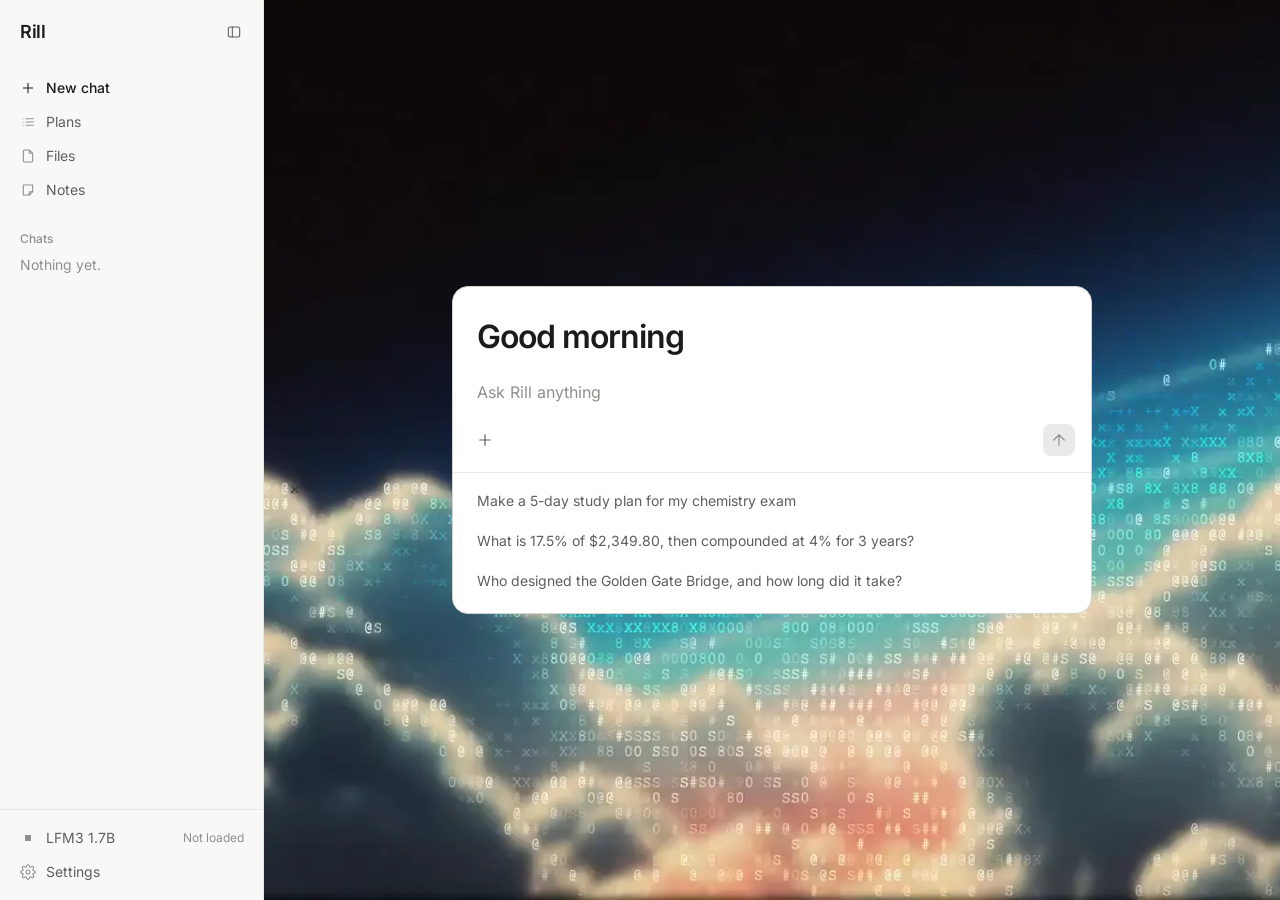
<file: index.html>
<!doctype html>
<html lang="en">
<head>
<meta charset="utf-8">
<meta name="viewport" content="width=device-width, initial-scale=1, viewport-fit=cover">
<meta http-equiv="Content-Security-Policy" content="default-src 'self'; script-src 'self' 'wasm-unsafe-eval'; worker-src 'self' blob:; connect-src 'self' https://huggingface.co https://*.huggingface.co https://*.hf.co https://*.wikipedia.org https://r.jina.ai; img-src 'self' data: blob:; style-src 'self'; font-src 'self'; frame-src 'self'; media-src 'self'; object-src 'none'; base-uri 'self'; form-action 'none'; require-trusted-types-for 'script'; trusted-types default">
<meta name="referrer" content="strict-origin-when-cross-origin">
<meta name="color-scheme" content="light dark">
<meta name="theme-color" content="#ffffff">
<meta name="description" content="A web based local assistant for everyday tasks and conversation">
<title>Rill</title>
<link rel="icon" href="data:,">
<link rel="preload" href="assets/fonts/inter-latin-wght-normal.woff2" as="font" type="font/woff2" crossorigin>
<link rel="stylesheet" href="css/rill.css">
<script src="js/trusted-types.js"></script>
<script src="js/theme.js"></script>
<script type="module" src="js/app.js"></script>
</head>
<body>
<div class="shell" id="shell" data-sidebar="open" data-panel="closed">
  <aside class="sidebar" id="sidebar" aria-label="Chats">
    <div class="sidebar-inner">
      <div class="brand">
        <span class="wordmark">Rill</span>
        <button class="icon-btn" id="toggleSidebar" type="button" aria-label="Hide sidebar" aria-controls="sidebar"><span class="i i-sidebar" aria-hidden="true"></span></button>
      </div>
      <nav class="nav" aria-label="Workspace">
        <button class="row row-new" id="newChat" type="button" title="New chat (Ctrl/⌘ K)"><span class="i i-plus" aria-hidden="true"></span><span class="label">New chat</span></button>
        <button class="row" id="navPlan" type="button"><span class="i i-list" aria-hidden="true"></span><span class="label">Plans</span><span class="count" id="countPlan"></span></button>
        <button class="row" id="navFiles" type="button"><span class="i i-file" aria-hidden="true"></span><span class="label">Files</span><span class="count" id="countFiles"></span></button>
        <button class="row" id="navNotes" type="button"><span class="i i-note" aria-hidden="true"></span><span class="label">Notes</span><span class="count" id="countNotes"></span></button>
      </nav>
      <nav class="chat-list" id="chatList" aria-label="Chats"></nav>
      <div class="sidebar-foot">
        <button class="row" id="statusPill" type="button" data-state="idle" aria-live="polite"><span class="sq" aria-hidden="true"></span><span class="label">LFM3 1.7B</span><span class="count" id="statusText">Not loaded</span></button>
        <button class="row" id="openSettings" type="button"><span class="i i-gear" aria-hidden="true"></span><span class="label">Settings</span></button>
      </div>
    </div>
  </aside>
  <div class="scrim" id="scrim" hidden></div>

  <main class="main" id="main">
    <div class="backdrop" aria-hidden="true"><video id="bgVideo" muted loop playsinline preload="none" tabindex="-1"></video></div>
    <button class="corner corner-left" id="openSidebar" type="button" aria-label="Show sidebar" aria-controls="sidebar"><span class="i i-sidebar" aria-hidden="true"></span></button>

    <div class="column">
      <h1 class="sr-only" id="chatTitle">New chat</h1>

      <section class="thread" id="thread" aria-label="Conversation">
        <div class="thread-inner" id="threadInner" role="log" aria-live="polite" aria-relevant="additions"></div>
      </section>

      <div class="composer-wrap">
        <form class="composer" id="composer" autocomplete="off">
          <div class="greeting" id="greeting"></div>
          <div class="attachments" id="attachments" aria-label="Attached files"></div>
          <textarea id="input" rows="1" placeholder="Ask Rill anything" aria-label="Message Rill" maxlength="20000"></textarea>
          <div class="composer-bar">
            <label class="icon-btn attach" title="Attach PDF, text or code">
              <span class="i i-plus" aria-hidden="true"></span><span class="sr-only">Attach files</span>
              <input type="file" id="fileInput" multiple hidden>
            </label>
            <span class="spacer"></span>
            <span class="composer-note" id="composerNote"></span>
            <button class="send" id="send" type="submit" aria-label="Send"><span class="i i-up" aria-hidden="true"></span></button>
          </div>
          <div class="starters" id="starters"></div>
        </form>
      </div>
    </div>
  </main>

  <aside class="panel" id="panel" aria-label="Workspace">
    <div class="panel-inner">
      <div class="tabs" role="tablist">
        <button role="tab" class="tab" id="tab-plan" aria-selected="true" aria-controls="pane-plan" type="button">Plan</button>
        <button role="tab" class="tab" id="tab-files" aria-selected="false" aria-controls="pane-files" type="button">Files</button>
        <button role="tab" class="tab" id="tab-notes" aria-selected="false" aria-controls="pane-notes" type="button">Notes</button>
        <span class="spacer"></span>
        <button class="icon-btn" id="closePanel" type="button" aria-label="Close panel"><span class="i i-x" aria-hidden="true"></span></button>
      </div>
      <div class="pane" id="pane-plan" role="tabpanel" aria-labelledby="tab-plan"></div>
      <div class="pane" id="pane-files" role="tabpanel" aria-labelledby="tab-files" hidden></div>
      <div class="pane" id="pane-notes" role="tabpanel" aria-labelledby="tab-notes" hidden></div>
    </div>
  </aside>
</div>

<div class="dropzone" id="dropzone" hidden><div class="dropzone-card">Drop files to attach</div></div>

<dialog class="dialog" id="settings" aria-labelledby="settingsTitle">
  <form method="dialog" class="dialog-body" id="settingsForm">
    <h2 id="settingsTitle">Settings</h2>
    <label class="field"><span>Your name</span><input name="name" maxlength="40" placeholder="Optional. Used in the greeting."></label>
    <label class="switch"><span><b>Run plans automatically</b><small>Start a plan as soon as it is made and keep going until it is done.</small></span><input type="checkbox" name="autoRun"><span class="track" aria-hidden="true"></span></label>
    <label class="switch"><span><b>Think first</b><small>Reason before answering. Slower, sometimes better on hard questions.</small></span><input type="checkbox" name="thinking"><span class="track" aria-hidden="true"></span></label>
    <label class="switch"><span><b>Read any web page</b><small>Uses r.jina.ai. The URLs Rill reads are sent to that service.</small></span><input type="checkbox" name="webReader"><span class="track" aria-hidden="true"></span></label>
    <label class="field"><span>Theme</span>
      <select name="theme"><option value="light">Light</option><option value="dark">Dark</option><option value="system">Match system</option></select>
    </label>
    <label class="field"><span>Compute</span>
      <select name="device"><option value="auto">Automatic (WebGPU when available)</option><option value="webgpu">WebGPU</option><option value="wasm">CPU (slow)</option></select>
    </label>
    <p class="fine">Chats, files, plans and notes are stored in this browser only.</p>
    <div class="dialog-actions">
      <button class="btn btn-danger" id="clearData" type="button">Erase all data</button>
      <span class="spacer"></span>
      <button class="btn btn-primary" value="save" type="submit">Done</button>
    </div>
  </form>
</dialog>

<div class="toasts" id="toasts" role="status" aria-live="polite"></div>
</body>
</html>
</file>
<file: css/rill.css>
/* Rill. Flat surfaces, one typeface, one accent. The artwork carries the colour. */

@font-face { font-family: 'Inter'; src: url('../assets/fonts/inter-latin-wght-normal.woff2') format('woff2'); font-weight: 100 900; font-style: normal; font-display: swap; }
@font-face { font-family: 'Inter'; src: url('../assets/fonts/inter-latin-wght-italic.woff2') format('woff2'); font-weight: 100 900; font-style: italic; font-display: swap; }

:root {
  color-scheme: light;
  /* Paper white and neutral greys. The artwork is the only colour. */
  --bg: #ffffff;
  --side: #f8f8f7;
  --surface: #f3f3f2;
  --raised: #eaeae8;
  --hover: #efefed;
  --line: #e7e7e4;
  --line-strong: #d3d3cf;
  --text: #1b1b1a;
  --muted: #5e5e5b;
  --faint: #8f8f8b;
  /* The single accent: the orange of the sunset band. Used for live state only. */
  --accent: #e0623c;
  --danger: #c4402f;
  --scrim: rgb(0 0 0 / .3);
  /* Type scale: five sizes, each with one job. */
  --t-meta: 12px;    /* counts, times, labels */
  --t-ui: 14px;      /* controls and lists */
  --t-read: 16px;    /* messages and the input */
  --t-title: 18px;   /* titles of plans, dialogs, headings */
  --t-display: 32px; /* the greeting */
  --font: 'Inter', ui-sans-serif, system-ui, -apple-system, 'Segoe UI', sans-serif;
  --mono: ui-monospace, 'SF Mono', 'JetBrains Mono', Menlo, Consolas, monospace;
  --ease: cubic-bezier(.2, .7, .2, 1);
  --fast: 120ms;
  --med: 220ms;
  --sidebar: 264px;
  --panel: 360px;
  --read: 720px;
}

:root[data-theme="dark"] {
  color-scheme: dark;
  --bg: #212121;
  --side: #181818;
  --surface: #2a2a2a;
  --raised: #343434;
  --hover: #2c2c2c;
  --line: #303030;
  --line-strong: #474747;
  --text: #ececec;
  --muted: #b2b2b2;
  --faint: #878787;
  --accent: #f9a593;
  --danger: #f08d8d;
  --scrim: rgb(0 0 0 / .55);
}

*, *::before, *::after { box-sizing: border-box; }
html, body { height: 100%; }
body { margin: 0; background: var(--bg); color: var(--text); font: 400 var(--t-ui)/1.45 var(--font); font-feature-settings: 'cv11', 'ss03'; -webkit-font-smoothing: antialiased; text-rendering: optimizeLegibility; overflow: hidden; }
button, input, select, textarea { font: inherit; color: inherit; }
button { background: none; border: 0; padding: 0; cursor: pointer; text-align: left; }
h1, h2, h3, h4, p { margin: 0; }
[hidden] { display: none !important; }
.sr-only { position: absolute; width: 1px; height: 1px; overflow: hidden; clip-path: inset(50%); white-space: nowrap; }
.spacer { flex: 1; }
:focus-visible { outline: 1.5px solid var(--accent); outline-offset: 1px; border-radius: 6px; }
::selection { background: color-mix(in srgb, var(--accent) 28%, transparent); }
* { scrollbar-width: thin; scrollbar-color: var(--line-strong) transparent; }

/* ---------- Icons (CSS masks, no requests) ---------- */
.i { display: inline-block; width: 16px; height: 16px; flex: none; background: currentColor; -webkit-mask: var(--m) center / contain no-repeat; mask: var(--m) center / contain no-repeat; }
.i-plus { --m: url("data:image/svg+xml,%3Csvg xmlns='http://www.w3.org/2000/svg' viewBox='0 0 24 24' fill='none' stroke='black' stroke-width='1.6' stroke-linecap='round'%3E%3Cpath d='M12 5v14M5 12h14'/%3E%3C/svg%3E"); }
.i-gear { --m: url("data:image/svg+xml,%3Csvg xmlns='http://www.w3.org/2000/svg' viewBox='0 0 24 24' fill='none' stroke='black' stroke-width='1.6' stroke-linecap='round' stroke-linejoin='round'%3E%3Ccircle cx='12' cy='12' r='3'/%3E%3Cpath d='M19.4 15a1.7 1.7 0 0 0 .3 1.8l.1.1a2 2 0 1 1-2.8 2.8l-.1-.1a1.7 1.7 0 0 0-1.8-.3 1.7 1.7 0 0 0-1 1.5V21a2 2 0 1 1-4 0v-.1a1.7 1.7 0 0 0-1.1-1.5 1.7 1.7 0 0 0-1.8.3l-.1.1a2 2 0 1 1-2.8-2.8l.1-.1a1.7 1.7 0 0 0 .3-1.8 1.7 1.7 0 0 0-1.5-1H3a2 2 0 1 1 0-4h.1a1.7 1.7 0 0 0 1.5-1.1 1.7 1.7 0 0 0-.3-1.8l-.1-.1a2 2 0 1 1 2.8-2.8l.1.1a1.7 1.7 0 0 0 1.8.3H9a1.7 1.7 0 0 0 1-1.5V3a2 2 0 1 1 4 0v.1a1.7 1.7 0 0 0 1 1.5 1.7 1.7 0 0 0 1.8-.3l.1-.1a2 2 0 1 1 2.8 2.8l-.1.1a1.7 1.7 0 0 0-.3 1.8V9a1.7 1.7 0 0 0 1.5 1H21a2 2 0 1 1 0 4h-.1a1.7 1.7 0 0 0-1.5 1z'/%3E%3C/svg%3E"); }
.i-menu { --m: url("data:image/svg+xml,%3Csvg xmlns='http://www.w3.org/2000/svg' viewBox='0 0 24 24' fill='none' stroke='black' stroke-width='1.6' stroke-linecap='round'%3E%3Cpath d='M4 7h16M4 12h10M4 17h16'/%3E%3C/svg%3E"); }
.i-panel { --m: url("data:image/svg+xml,%3Csvg xmlns='http://www.w3.org/2000/svg' viewBox='0 0 24 24' fill='none' stroke='black' stroke-width='1.6' stroke-linecap='round' stroke-linejoin='round'%3E%3Crect x='3' y='4' width='18' height='16' rx='3'/%3E%3Cpath d='M15 4v16'/%3E%3C/svg%3E"); }
.i-clip { --m: url("data:image/svg+xml,%3Csvg xmlns='http://www.w3.org/2000/svg' viewBox='0 0 24 24' fill='none' stroke='black' stroke-width='1.6' stroke-linecap='round' stroke-linejoin='round'%3E%3Cpath d='M21 11.5l-8.6 8.6a5 5 0 0 1-7.1-7.1l8.6-8.6a3.3 3.3 0 0 1 4.7 4.7L10 17.7a1.7 1.7 0 0 1-2.4-2.4l8-8'/%3E%3C/svg%3E"); }
.i-up { --m: url("data:image/svg+xml,%3Csvg xmlns='http://www.w3.org/2000/svg' viewBox='0 0 24 24' fill='none' stroke='black' stroke-width='1.6' stroke-linecap='round' stroke-linejoin='round'%3E%3Cpath d='M12 19V5M5 12l7-7 7 7'/%3E%3C/svg%3E"); }
.i-stop { --m: url("data:image/svg+xml,%3Csvg xmlns='http://www.w3.org/2000/svg' viewBox='0 0 24 24'%3E%3Crect x='6' y='6' width='12' height='12' rx='2.5'/%3E%3C/svg%3E"); }
.i-x { --m: url("data:image/svg+xml,%3Csvg xmlns='http://www.w3.org/2000/svg' viewBox='0 0 24 24' fill='none' stroke='black' stroke-width='1.6' stroke-linecap='round'%3E%3Cpath d='M6 6l12 12M18 6L6 18'/%3E%3C/svg%3E"); }
.i-check { --m: url("data:image/svg+xml,%3Csvg xmlns='http://www.w3.org/2000/svg' viewBox='0 0 24 24' fill='none' stroke='black' stroke-width='1.6' stroke-linecap='round' stroke-linejoin='round'%3E%3Cpath d='M5 12.5l4.5 4.5L19 7.5'/%3E%3C/svg%3E"); }
.i-file { --m: url("data:image/svg+xml,%3Csvg xmlns='http://www.w3.org/2000/svg' viewBox='0 0 24 24' fill='none' stroke='black' stroke-width='1.6' stroke-linejoin='round'%3E%3Cpath d='M14 3H7a2 2 0 0 0-2 2v14a2 2 0 0 0 2 2h10a2 2 0 0 0 2-2V8z'/%3E%3Cpath d='M14 3v5h5'/%3E%3C/svg%3E"); }
.i-play { --m: url("data:image/svg+xml,%3Csvg xmlns='http://www.w3.org/2000/svg' viewBox='0 0 24 24'%3E%3Cpath d='M8 5.5v13a1 1 0 0 0 1.5.9l10-6.5a1 1 0 0 0 0-1.7l-10-6.5A1 1 0 0 0 8 5.5z'/%3E%3C/svg%3E"); }
.i-pause { --m: url("data:image/svg+xml,%3Csvg xmlns='http://www.w3.org/2000/svg' viewBox='0 0 24 24'%3E%3Crect x='6' y='5' width='4' height='14' rx='1.2'/%3E%3Crect x='14' y='5' width='4' height='14' rx='1.2'/%3E%3C/svg%3E"); }
.i-trash { --m: url("data:image/svg+xml,%3Csvg xmlns='http://www.w3.org/2000/svg' viewBox='0 0 24 24' fill='none' stroke='black' stroke-width='1.6' stroke-linecap='round' stroke-linejoin='round'%3E%3Cpath d='M4 7h16M10 11v6M14 11v6M6 7l1 12a2 2 0 0 0 2 2h6a2 2 0 0 0 2-2l1-12M9 7V4h6v3'/%3E%3C/svg%3E"); }
.i-spark { --m: url("data:image/svg+xml,%3Csvg xmlns='http://www.w3.org/2000/svg' viewBox='0 0 24 24'%3E%3Cpath d='M12 2l1.9 6.1L20 10l-6.1 1.9L12 18l-1.9-6.1L4 10l6.1-1.9z'/%3E%3C/svg%3E"); }
.i-sidebar { --m: url("data:image/svg+xml,%3Csvg xmlns='http://www.w3.org/2000/svg' viewBox='0 0 24 24' fill='none' stroke='black' stroke-width='1.6' stroke-linecap='round' stroke-linejoin='round'%3E%3Crect x='3.5' y='4.5' width='17' height='15' rx='3'/%3E%3Cpath d='M9.5 4.5v15'/%3E%3C/svg%3E"); }
.i-list { --m: url("data:image/svg+xml,%3Csvg xmlns='http://www.w3.org/2000/svg' viewBox='0 0 24 24' fill='none' stroke='black' stroke-width='1.6' stroke-linecap='round' stroke-linejoin='round'%3E%3Cpath d='M9 7h11M9 12h11M9 17h11M4.5 7h.01M4.5 12h.01M4.5 17h.01'/%3E%3C/svg%3E"); }
.i-note { --m: url("data:image/svg+xml,%3Csvg xmlns='http://www.w3.org/2000/svg' viewBox='0 0 24 24' fill='none' stroke='black' stroke-width='1.6' stroke-linecap='round' stroke-linejoin='round'%3E%3Cpath d='M5 4.5h14v10l-5 5H5z'/%3E%3Cpath d='M14 19.5v-5h5'/%3E%3C/svg%3E"); }
.i-copy { --m: url("data:image/svg+xml,%3Csvg xmlns='http://www.w3.org/2000/svg' viewBox='0 0 24 24' fill='none' stroke='black' stroke-width='1.6' stroke-linejoin='round'%3E%3Crect x='8.5' y='8.5' width='11' height='11' rx='2.5'/%3E%3Cpath d='M15.5 5.5v-.5a2 2 0 0 0-2-2h-8.5a2 2 0 0 0-2 2v8.5a2 2 0 0 0 2 2h.5'/%3E%3C/svg%3E"); }

/* ---------- Shell ---------- */
.shell { display: grid; grid-template-columns: var(--sidebar) minmax(0, 1fr) 0; height: 100dvh; transition: grid-template-columns var(--med) var(--ease); }
.shell[data-sidebar="closed"] { grid-template-columns: 0 minmax(0, 1fr) 0; }
.shell[data-panel="open"] { grid-template-columns: var(--sidebar) minmax(0, 1fr) var(--panel); }
.shell[data-sidebar="closed"][data-panel="open"] { grid-template-columns: 0 minmax(0, 1fr) var(--panel); }
.sidebar, .panel { overflow: hidden; background: var(--side); min-width: 0; }
.panel { background: var(--bg); }
.sidebar { grid-column: 1; border-right: 1px solid var(--line); }
.main { grid-column: 2; }
.panel { grid-column: 3; border-left: 1px solid var(--line); }
.shell[data-sidebar="closed"] .sidebar { border-right-color: transparent; }
.shell:not([data-panel="open"]) .panel { border-left-color: transparent; }
.sidebar-inner { width: var(--sidebar); height: 100%; display: flex; flex-direction: column; padding: 16px 12px 12px; gap: 24px; }
.panel-inner { width: var(--panel); height: 100%; display: flex; flex-direction: column; }
.scrim { display: none; }

/* ---------- Sidebar ---------- */
.brand { display: flex; align-items: center; height: 32px; padding: 0 2px 0 8px; }

.wordmark { font-size: var(--t-title); font-weight: 600; letter-spacing: -.02em; flex: 1; }
.nav, .chat-list, .sidebar-foot { display: flex; flex-direction: column; gap: 2px; }
.chat-list { flex: 1; overflow-y: auto; margin: 0 -4px; padding: 0 4px; }
.row { display: flex; align-items: center; gap: 10px; width: 100%; height: 32px; padding: 0 8px; border-radius: 8px; color: var(--muted); transition: background var(--fast), color var(--fast); }
.row .i { color: var(--faint); transition: color var(--fast); }
.row .label { flex: 1; min-width: 0; overflow: hidden; text-overflow: ellipsis; white-space: nowrap; }
.row .count { color: var(--faint); font-size: var(--t-meta); font-variant-numeric: tabular-nums; }
.row:hover { background: var(--hover); color: var(--text); }
.row[aria-current="page"] { background: var(--raised); color: var(--text); }
.row:hover .i { color: var(--muted); }
.row-new { color: var(--text); font-weight: 500; }
.row-new .i { color: var(--text); }
.chat-group { padding: 16px 8px 6px; color: var(--faint); font-size: var(--t-meta); font-weight: 500; }
.chat-group:first-child { padding-top: 0; }
.chat-item { position: relative; }
.chat-item .del { position: absolute; right: 4px; top: 4px; width: 24px; height: 24px; display: grid; place-items: center; border-radius: 6px; color: var(--faint); opacity: 0; transition: opacity var(--fast), color var(--fast), background var(--fast); }
.chat-item .del .i { width: 14px; height: 14px; color: inherit; }
.chat-item:hover .del, .chat-item .del:focus-visible { opacity: 1; }
.chat-item .del:hover { color: var(--danger); background: var(--raised); }
.chat-item:hover .count, .chat-item:focus-within .count { visibility: hidden; }
.chat-item .count.running { color: var(--accent); }
.list-empty { padding: 0 8px; color: var(--faint); }
.sidebar-foot { border-top: 1px solid var(--line); margin: 0 -12px; padding: 12px 12px 0; }

/* State square: the only place the accent appears at rest. */
.sq { width: 6px; height: 6px; margin: 0 5px; flex: none; background: var(--faint); transition: background var(--med); }
[data-state="ready"] .sq { background: var(--text); }
[data-state="loading"] .sq, [data-state="busy"] .sq, .sq.live { background: var(--accent); animation: blink 1.2s var(--ease) infinite; }
[data-state="error"] .sq { background: var(--danger); }

.icon-btn { display: inline-grid; place-items: center; width: 32px; height: 32px; border-radius: 8px; color: var(--muted); cursor: pointer; flex: none; transition: background var(--fast), color var(--fast); }
.icon-btn:hover { background: var(--hover); color: var(--text); }

/* ---------- Main ---------- */
.main { position: relative; min-width: 0; height: 100dvh; container-type: inline-size; overflow: hidden; }
.backdrop { position: absolute; inset: 0; background: #0a0e1c url('../assets/home-light.webp') center / cover no-repeat; pointer-events: none; transition: opacity var(--med) var(--ease); }
:root[data-theme="dark"] .backdrop { --bg-x: 100%; background-color: #05060c; background-image: url('../assets/home-dark.webp'); background-position: 100% 50%; } /* keep the lighthouse in frame */
.backdrop video { display: block; width: 100%; height: 100%; object-fit: cover; object-position: var(--bg-x, 50%) 50%; opacity: 0; transition: opacity var(--med) var(--ease); }
.backdrop video.playing { opacity: 1; }
body.focus .backdrop { opacity: 0; }
.corner { position: absolute; top: 16px; z-index: 3; display: grid; place-items: center; width: 32px; height: 32px; border-radius: 8px; background: var(--bg); border: 1px solid var(--line); color: var(--muted); transition: color var(--fast), border-color var(--fast), opacity var(--med), visibility var(--med); }
.corner:hover { color: var(--text); border-color: var(--line-strong); }
.corner-left { left: 16px; }
.shell[data-sidebar="open"] .corner-left { opacity: 0; visibility: hidden; }

/* The reading column. The artwork is for the home screen; a chat is plain paper. */
.column { position: relative; z-index: 1; display: flex; flex-direction: column; width: min(100%, calc(var(--read) + 96px)); height: 100%; margin: 0 auto; }
body.focus .main { background: var(--bg); }
.thread { flex: 1; overflow-y: auto; min-height: 0; }
.thread-inner { display: flex; flex-direction: column; gap: 24px; padding: 64px 48px 32px; }
.composer-wrap { flex: none; padding: 0 48px 24px; }

/* Home: one block. The greeting is the only large text on the page. */
body:not(.focus) .column { justify-content: center; }
body:not(.focus) .thread { display: none; }
body:not(.focus) .composer-wrap { width: min(100%, 688px); margin-inline: auto; padding: 0 24px; }
.greeting { padding: 32px 24px 8px; }
body.focus .greeting { display: none; }
.welcome { animation: fade var(--med) var(--ease) both; }
.welcome h2 { font-size: var(--t-display); line-height: 1.15; font-weight: 600; letter-spacing: -.03em; }
.model-line { display: flex; align-items: center; flex-wrap: wrap; gap: 8px; color: var(--muted); }
.welcome .model-line { margin-top: 12px; }
.model-line .sq { margin: 0 2px 0 0; }
.model-line b { font-weight: 500; color: var(--text); }
.model-line .dim { font-size: var(--t-meta); color: var(--faint); font-variant-numeric: tabular-nums; }
.model-line.warn .sq { background: var(--danger); }
.link { color: var(--text); font-weight: 500; text-decoration: underline; text-decoration-color: var(--faint); text-underline-offset: 3px; transition: text-decoration-color var(--fast); }
.link:hover { text-decoration-color: currentColor; }

/* ---------- Composer ---------- */
.composer { display: flex; flex-direction: column; background: var(--bg); border: 1px solid var(--line); border-radius: 16px; transition: border-color var(--fast); }
.composer:focus-within { border-color: var(--line-strong); }
.composer textarea { display: block; width: 100%; min-height: 48px; max-height: 224px; padding: 16px 16px 4px; background: none; border: 0; outline: 0; resize: none; font-size: var(--t-read); line-height: 1.5; }
body:not(.focus) .composer textarea { padding: 16px 24px 8px; min-height: 56px; }
.composer textarea::placeholder { color: var(--faint); }
.composer-bar { display: flex; align-items: center; gap: 8px; padding: 4px 12px 12px; }
body:not(.focus) .composer-bar { padding: 4px 16px 16px; }
.composer-bar .i { width: 18px; height: 18px; }
.composer-note { color: var(--faint); font-size: var(--t-meta); font-variant-numeric: tabular-nums; }
.send { display: grid; place-items: center; width: 32px; height: 32px; border-radius: 8px; background: var(--text); color: var(--bg); transition: background var(--fast), color var(--fast), opacity var(--fast), transform var(--fast); }
.send:hover { opacity: .85; }
.send:active { transform: scale(.94); }
.send:disabled { background: var(--raised); color: var(--faint); cursor: default; transform: none; opacity: 1; }
.attachments { display: flex; flex-wrap: wrap; gap: 8px; padding: 16px 16px 0; }
.attachments:empty { display: none; }
.file-chip { display: inline-flex; align-items: center; gap: 6px; max-width: 260px; height: 28px; padding: 0 8px; border: 1px solid var(--line); border-radius: 8px; font-size: var(--t-meta); color: var(--muted); transition: opacity var(--med); }
.file-chip .i { width: 13px; height: 13px; color: var(--faint); }
.file-chip .name { overflow: hidden; text-overflow: ellipsis; white-space: nowrap; }
.file-chip .meta { color: var(--faint); font-variant-numeric: tabular-nums; white-space: nowrap; }
.file-chip button { display: grid; place-items: center; color: var(--faint); border-radius: 4px; transition: color var(--fast); }
.file-chip button:hover { color: var(--text); }
.file-chip.loading { opacity: .6; }
.starters { display: none; flex-direction: column; border-top: 1px solid var(--line); padding: 8px 12px 12px; }
body:not(.focus) .composer:not(.has-text) .starters { display: flex; }
.starter { display: flex; align-items: center; height: 40px; padding: 0 12px; border-radius: 8px; color: var(--muted); transition: background var(--fast), color var(--fast); }
.starter span:first-child { flex: 1; min-width: 0; overflow: hidden; text-overflow: ellipsis; white-space: nowrap; }
.starter:hover { background: var(--hover); color: var(--text); }

/* ---------- Messages ---------- */
.msg, .tool, .plan-card { animation: rise var(--med) var(--ease) both; }
.msg-user { align-self: flex-end; max-width: 80%; display: flex; flex-direction: column; align-items: flex-end; gap: 8px; }
.msg-user .bubble { padding: 10px 16px; background: var(--surface); border-radius: 16px; font-size: var(--t-read); line-height: 1.5; white-space: pre-wrap; overflow-wrap: anywhere; }
.msg-files { display: flex; flex-wrap: wrap; gap: 6px; justify-content: flex-end; }
.msg-assistant { min-width: 0; }
.msg-assistant:has(.body:empty):not(:has(.thinking:not([hidden]))) { display: none; }
.msg-assistant { position: relative; }
.msg-meta { position: absolute; top: 100%; left: -6px; display: flex; align-items: center; gap: 8px; height: 28px; margin-top: 2px; font-size: var(--t-meta); color: var(--faint); }
.msg-assistant:last-child { margin-bottom: 24px; }
/* Keep the copy row clear of whatever follows (tool rows pull up by 12px). */
.msg-assistant:has(> .msg-meta:not(:empty)):not(:last-child) { margin-bottom: 8px; }
.msg-assistant:has(> .msg-meta:not(:empty)) + .tool { margin-top: 0; }
.msg-meta:empty { display: none; }
/* Copy stays out of the way until the reply is hovered or focused. */
.copy-btn { display: grid; place-items: center; width: 28px; height: 28px; border-radius: 6px; color: var(--faint); opacity: 0; transition: opacity var(--fast), color var(--fast), background var(--fast); }
.copy-btn .i { width: 15px; height: 15px; }
.copy-btn:hover { color: var(--text); background: var(--hover); }
.copy-btn.done { color: var(--text); }
.msg-assistant:hover .copy-btn, .md-pre:hover .copy-btn, .copy-btn:focus-visible, .copy-btn.done { opacity: 1; }
@media (hover: none) { .copy-btn { opacity: 1; } }
.caret::after { content: ''; display: inline-block; width: 7px; height: 7px; margin-left: 5px; vertical-align: baseline; background: var(--accent); animation: blink 1.1s var(--ease) infinite; }
.typing { display: flex; align-items: center; height: 24px; }
.prefill { display: flex; align-items: center; gap: 8px; color: var(--muted); height: 24px; }
.prefill .dim { font-size: var(--t-meta); color: var(--faint); font-variant-numeric: tabular-nums; }

/* ---------- Loading mark: a small eddy (js/ui/rill-loader.js) ---------- */
.eddy { display: inline-grid; place-items: center; flex: none; width: var(--s); height: var(--s); vertical-align: middle; color: var(--accent); }
.eddy svg { width: 100%; height: 100%; overflow: visible; }
.eddy-turn { transform-origin: 12px 12px; animation: eddy-turn 3.2s linear infinite; animation-delay: var(--t-turn, 0ms); }
.eddy-arm { fill: none; stroke: currentColor; stroke-width: 2.2; stroke-linecap: round; stroke-dasharray: .8 1; animation: eddy-breathe 1.6s var(--ease) infinite; animation-delay: calc(var(--t-beat, 0ms) - var(--i) * 533ms); }
.eddy-core { fill: currentColor; transform-origin: 12px 12px; animation: eddy-core 1.6s var(--ease) infinite; animation-delay: var(--t-beat, 0ms); }
@keyframes eddy-turn { to { transform: rotate(360deg); } }
@keyframes eddy-breathe { 0%, 100% { stroke-dasharray: .28 1; opacity: .55; } 50% { stroke-dasharray: .92 1; opacity: 1; } }
@keyframes eddy-core { 0%, 100% { transform: scale(1); } 50% { transform: scale(.7); } }
.thinking { margin-bottom: 8px; color: var(--muted); }
.thinking summary, .tool summary, .step-result summary { cursor: pointer; list-style: none; }
.thinking summary::-webkit-details-marker, .tool summary::-webkit-details-marker, .step-result summary::-webkit-details-marker { display: none; }
.thinking summary { color: var(--faint); transition: color var(--fast); }
.thinking summary:hover { color: var(--text); }
.thought { margin-top: 6px; padding-left: 12px; border-left: 1px solid var(--line); white-space: pre-wrap; }

/* Tool calls: one quiet line, detail on demand. */
.tool { margin: -12px 0; }
.tool summary { display: flex; align-items: center; gap: 8px; height: 32px; color: var(--muted); border-radius: 6px; transition: color var(--fast); }
.tool summary:hover { color: var(--text); }
.tool .ti { display: grid; place-items: center; width: 14px; height: 14px; flex: none; color: var(--faint); }
.tool .ti .i { width: 13px; height: 13px; }
.tool .ti .eddy { display: none; }
.tool.running .ti .i { display: none; }
.tool.running .ti .eddy { display: inline-grid; }
.tool.error .ti { color: var(--danger); }
.tool-label { flex: none; }
.tool-arg { min-width: 0; overflow: hidden; text-overflow: ellipsis; white-space: nowrap; font: var(--t-meta) var(--mono); color: var(--faint); }
.tool-detail { margin: 4px 0 12px 6px; padding-left: 16px; border-left: 1px solid var(--line); animation: fade var(--med) var(--ease); }
.tool-detail .label { margin: 12px 0 4px; font-size: var(--t-meta); color: var(--faint); }
.tool-detail .label:first-child { margin-top: 4px; }
.tool-detail pre { margin: 0; font: 13px/1.55 var(--mono); color: var(--muted); white-space: pre-wrap; overflow-wrap: anywhere; max-height: 260px; overflow: auto; }
.sources { display: flex; flex-wrap: wrap; gap: 4px 16px; margin-top: 12px; font-size: var(--t-meta); }
.source, .md-link { color: var(--text); text-decoration: underline; text-decoration-color: var(--line-strong); text-underline-offset: 3px; transition: text-decoration-color var(--fast); }
.source:hover, .md-link:hover { text-decoration-color: var(--accent); }

/* ---------- Plans ---------- */
.plan-card { border: 1px solid var(--line); border-radius: 16px; padding: 20px 24px; }
.plan-card header, .plan-head { display: flex; align-items: baseline; gap: 12px; }
.plan-card h3, .plan-head h3 { flex: 1; min-width: 0; font-size: var(--t-title); font-weight: 600; letter-spacing: -.015em; line-height: 1.3; }
.plan-count { color: var(--faint); font-size: var(--t-meta); font-variant-numeric: tabular-nums; }
.plan-card .meta, .plan-goal { margin-top: 4px; color: var(--muted); }
.segs { display: flex; gap: 4px; margin: 16px 0; }
.segs i { flex: 1; height: 3px; background: var(--line); transition: background var(--med) var(--ease); }
.segs i.done { background: var(--text); }
.segs i.active { background: var(--accent); animation: blink 1.2s var(--ease) infinite; }
.actions, .plan-controls { display: flex; flex-wrap: wrap; gap: 8px; }
.actions:empty, .plan-controls:empty { display: none; }
.actions .btn-ghost:first-child { margin-left: -12px; }
.plan-card .segs:last-child, .plan-card .segs:has(+ .actions:empty) { margin-bottom: 2px; }
.btn { display: inline-flex; align-items: center; gap: 8px; height: 32px; padding: 0 12px; border-radius: 8px; font-weight: 500; white-space: nowrap; cursor: pointer; transition: background var(--fast), color var(--fast), border-color var(--fast), opacity var(--fast); }
.btn .i { width: 14px; height: 14px; }
.btn-primary { background: var(--text); color: var(--bg); }
.btn-primary:hover { opacity: .85; }
.btn-soft { background: var(--raised); color: var(--text); }
.btn-soft:hover { background: var(--line); }
.btn-ghost { color: var(--muted); }
.btn-ghost:hover { background: var(--hover); color: var(--text); }
.btn-danger { color: var(--danger); }
.btn-danger:hover { background: var(--hover); }
.btn:disabled { opacity: .45; cursor: default; }

/* ---------- Panel ---------- */
.tabs { display: flex; align-items: center; gap: 4px; height: 64px; padding: 0 12px 0 16px; flex: none; }
.tab { height: 32px; padding: 0 12px; border-radius: 8px; color: var(--faint); font-weight: 500; transition: background var(--fast), color var(--fast); }
.tab:hover { color: var(--text); }
.tab[aria-selected="true"] { color: var(--text); background: var(--raised); }
.pane { flex: 1; overflow-y: auto; padding: 8px 24px 24px; animation: fade var(--med) var(--ease); }
.pane .plan-controls { margin-bottom: 16px; }
.pane .segs { margin: 16px 0; }
.steps { list-style: none; margin: 0; padding: 0; display: flex; flex-direction: column; }
.step:first-child { border-top: 0; }
.step { display: grid; grid-template-columns: 16px minmax(0, 1fr); gap: 12px; padding: 12px 0; border-top: 1px solid var(--line); }
.step-dot { display: grid; place-items: center; width: 16px; height: 20px; color: var(--faint); }
.step-dot .i { display: none; width: 13px; height: 13px; }
.step-dot::before { content: ''; width: 6px; height: 6px; border: 1px solid var(--faint); }
.step.active .step-dot::before { display: none; }
.step.done .step-dot::before { display: none; }
.step.done .step-dot .i { display: block; animation: pop var(--med) var(--ease); }
.step-text .t { transition: color var(--med); }
.step.done .step-text .t { color: var(--muted); }
.step-text .meta, .card .meta { color: var(--faint); font-size: var(--t-meta); margin-top: 4px; }
.step-result { margin-top: 4px; }
.step-result summary { color: var(--faint); font-size: var(--t-meta); transition: color var(--fast); }
.step-result summary:hover { color: var(--text); }
.step-result .md { margin-top: 8px; font-size: var(--t-ui); color: var(--muted); }
.plan-picker { margin-top: 20px; padding-top: 14px; border-top: 1px solid var(--line); display: flex; flex-direction: column; gap: 2px; }
.plan-picker h4 { font-size: var(--t-meta); font-weight: 500; color: var(--faint); margin-bottom: 4px; }
.plan-picker .btn { justify-content: flex-start; margin-left: -12px; }
.empty { color: var(--muted); max-width: 34ch; line-height: 1.55; }
.empty .i { display: none; }
.list { display: flex; flex-direction: column; }
.card { padding: 12px 0; border-top: 1px solid var(--line); }
.card-head { display: flex; align-items: center; gap: 8px; min-height: 32px; }
.card-head > .i { color: var(--faint); }
.card-head .title { flex: 1; min-width: 0; font-weight: 500; overflow: hidden; text-overflow: ellipsis; white-space: nowrap; }
.card-head .icon-btn { width: 24px; height: 24px; opacity: 0; }
.card-head .icon-btn .i { width: 14px; height: 14px; }
.card:hover .icon-btn, .card .icon-btn:focus-visible { opacity: 1; }
.card .md { margin-top: 8px; font-size: var(--t-ui); color: var(--muted); }

/* ---------- Markdown ---------- */
.md { font-size: var(--t-read); line-height: 1.65; overflow-wrap: anywhere; }
.md > :first-child { margin-top: 0; }
.md > :last-child { margin-bottom: 0; }
.md p { margin: 0 0 .75em; }
.md-h { margin: 1.5em 0 .5em; font-size: var(--t-read); font-weight: 600; letter-spacing: -.01em; line-height: 1.35; }
h1.md-h, h2.md-h { font-size: var(--t-title); letter-spacing: -.015em; }
.md ul, .md ol { margin: 0 0 .75em; padding-left: 1.3em; }
.md li { margin: .2em 0; }
.md li::marker { color: var(--faint); }
.md-task { list-style: none; margin-left: -1.3em; display: flex; gap: 9px; align-items: baseline; }
.md-check { position: relative; top: 2px; flex: none; width: 14px; height: 14px; border: 1px solid var(--faint); border-radius: 4px; }
.md-task.done .md-check { background: var(--text); border-color: var(--text); }
.md-task.done .md-check::after { content: ''; position: absolute; inset: 0; background: var(--bg); -webkit-mask: var(--check) center / 11px no-repeat; mask: var(--check) center / 11px no-repeat; }
.md-task.done > span:last-child { color: var(--muted); }
.md-code { font: .86em var(--mono); padding: 1px 5px; background: var(--surface); border-radius: 4px; }
.md-pre { margin: 0 0 .9em; border: 1px solid var(--line); border-radius: 8px; overflow: hidden; }
.md-pre-bar { display: flex; justify-content: space-between; padding: 8px 12px; font-size: var(--t-meta); color: var(--faint); border-bottom: 1px solid var(--line); }
.md-pre-bar { align-items: center; padding: 4px 4px 4px 12px; }
.md-pre pre { margin: 0; padding: 12px; overflow-x: auto; font: 13px/1.55 var(--mono); }
.md blockquote { margin: 0 0 .75em; padding-left: 12px; border-left: 2px solid var(--line-strong); color: var(--muted); }
.md hr { border: 0; border-top: 1px solid var(--line); margin: 1.2em 0; }
.md-table-wrap { overflow-x: auto; margin-bottom: .9em; }
.md-table { border-collapse: collapse; font-size: var(--t-ui); font-variant-numeric: tabular-nums; }
.md-table th, .md-table td { padding: 8px 16px 8px 0; border-bottom: 1px solid var(--line); text-align: left; }
.md-table th { font-weight: 500; color: var(--muted); }

/* ---------- Dialog, drop zone, toasts ---------- */
.dialog { width: min(480px, calc(100vw - 32px)); padding: 0; background: var(--bg); color: var(--text); border: 1px solid var(--line-strong); border-radius: 16px; }
.dialog[open] { animation: rise var(--med) var(--ease); }
.dialog::backdrop { background: var(--scrim); animation: fade var(--med) var(--ease); }
.dialog-body { display: flex; flex-direction: column; gap: 20px; padding: 24px; }
.dialog h2 { font-size: var(--t-title); font-weight: 600; letter-spacing: -.015em; margin-bottom: 4px; }
.field { display: flex; flex-direction: column; gap: 8px; }
.field > span { font-weight: 500; }
.field input, .field select { height: 36px; padding: 0 12px; background: var(--bg); border: 1px solid var(--line-strong); border-radius: 8px; outline: 0; transition: border-color var(--fast); }
.field input:focus, .field select:focus { border-color: var(--text); }
.field input::placeholder { color: var(--faint); }
.switch { display: flex; align-items: center; gap: 16px; cursor: pointer; }
.switch > span:first-child { flex: 1; display: flex; flex-direction: column; gap: 2px; }
.switch b { font-weight: 500; }
.switch small { font-size: var(--t-meta); line-height: 1.5; color: var(--faint); }
.switch input { position: absolute; opacity: 0; pointer-events: none; }
.track { position: relative; flex: none; width: 30px; height: 18px; border-radius: 9px; background: var(--raised); transition: background var(--med) var(--ease); }
.track::after { content: ''; position: absolute; top: 3px; left: 3px; width: 12px; height: 12px; border-radius: 50%; background: var(--faint); transition: transform var(--med) var(--ease), background var(--med); }
.switch input:checked + .track { background: var(--text); }
.switch input:checked + .track::after { transform: translateX(12px); background: var(--bg); }
.switch input:focus-visible + .track { outline: 1.5px solid var(--accent); outline-offset: 2px; }
.fine { color: var(--faint); font-size: var(--t-meta); }
.dialog-actions { display: flex; align-items: center; padding-top: 4px; }
.dialog-actions .btn-danger { margin-left: -12px; }
.dropzone { position: fixed; inset: 0; z-index: 30; display: grid; place-items: center; background: var(--scrim); animation: fade var(--fast); }
.dropzone-card { padding: 12px 18px; background: var(--bg); border: 1px dashed var(--line-strong); border-radius: 10px; font-weight: 500; }
.toasts { position: fixed; top: 16px; left: 50%; transform: translateX(-50%); z-index: 40; display: flex; flex-direction: column; align-items: center; gap: 8px; pointer-events: none; }
.toast { max-width: min(420px, calc(100vw - 32px)); padding: 8px 12px; background: var(--bg); border: 1px solid var(--line-strong); border-radius: 8px; animation: drop var(--med) var(--ease); transition: opacity var(--med), transform var(--med); }
.toast.error { border-color: var(--danger); }
.toast.out { opacity: 0; transform: translateY(-6px); }
.sandbox-frame { position: absolute; width: 0; height: 0; border: 0; visibility: hidden; }

:root { --check: url("data:image/svg+xml,%3Csvg xmlns='http://www.w3.org/2000/svg' viewBox='0 0 24 24' fill='none' stroke='black' stroke-width='3' stroke-linecap='round' stroke-linejoin='round'%3E%3Cpath d='M5 12.5l4.5 4.5L19 7.5'/%3E%3C/svg%3E"); }

@keyframes rise { from { opacity: 0; transform: translateY(6px); } to { opacity: 1; transform: none; } }
@keyframes drop { from { opacity: 0; transform: translateY(-6px); } to { opacity: 1; transform: none; } }
@keyframes fade { from { opacity: 0; } to { opacity: 1; } }
@keyframes pop { from { opacity: 0; transform: scale(.6); } to { opacity: 1; transform: none; } }
@keyframes blink { 0%, 100% { opacity: 1; } 50% { opacity: .25; } }

/* ---------- Small screens: side columns become drawers ---------- */
@media (max-width: 820px) {
  .shell, .shell[data-sidebar="closed"], .shell[data-panel="open"], .shell[data-sidebar="closed"][data-panel="open"] { grid-template-columns: minmax(0, 1fr); }
  .main { grid-column: 1; }
  .sidebar, .panel { position: fixed; top: 0; bottom: 0; z-index: 20; transition: transform var(--med) var(--ease), visibility var(--med); }
  .sidebar { left: 0; width: var(--sidebar); border-right-color: var(--line) !important; }
  .panel { right: 0; width: min(var(--panel), 100vw); border-left-color: var(--line) !important; }
  .panel-inner { width: 100%; }
  @media (max-width: 480px) { .panel { width: 100vw; } }
  .shell[data-sidebar="closed"] .sidebar { transform: translateX(-100%); visibility: hidden; }
  .shell:not([data-panel="open"]) .panel { transform: translateX(100%); visibility: hidden; }
  .scrim { display: block; position: fixed; inset: 0; z-index: 15; background: var(--scrim); animation: fade var(--med); }
  .thread-inner { padding: 64px 16px 24px; }
  .composer-wrap { padding: 0 12px 12px; }
  .welcome h2 { font-size: 28px; }
  .greeting { padding: 24px 20px 4px; }
  body:not(.focus) .composer textarea { padding-inline: 20px; }
  body:not(.focus) .composer-bar { padding-inline: 12px; }
  .starters { padding-inline: 8px; }
  .plan-card { padding: 16px; }
  body:not(.focus) .composer-wrap { padding: 0 12px; }
  .msg-user { max-width: 90%; }
}

@media (prefers-reduced-motion: reduce) {
  *, *::before, *::after { animation-duration: .01ms !important; animation-iteration-count: 1 !important; transition-duration: .01ms !important; }
}
</file>
